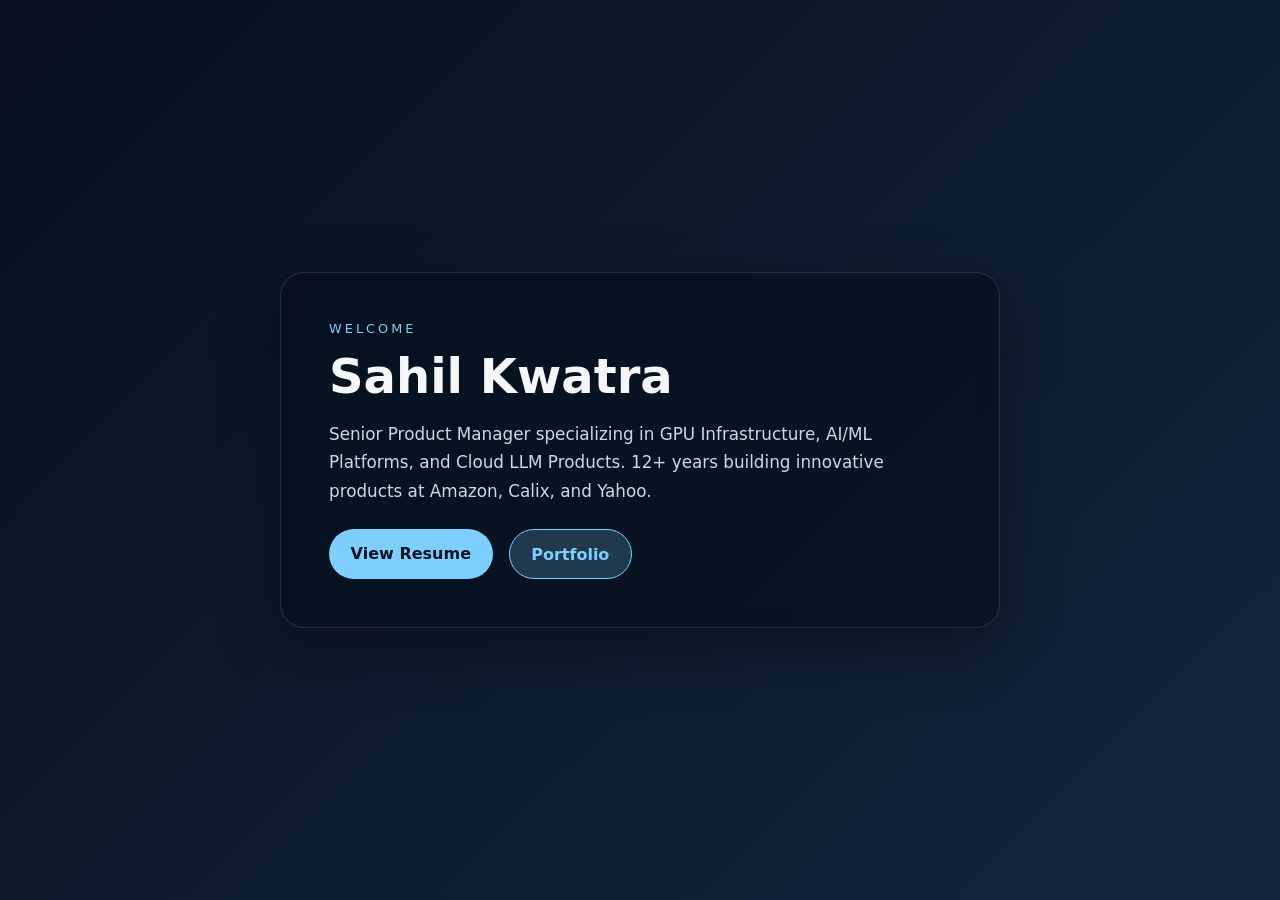
<file: index.html>
<!DOCTYPE html>
<html lang="en">
  <head>
    <meta charset="UTF-8" />
    <meta name="viewport" content="width=device-width, initial-scale=1.0" />
    <title>Sahil Kwatra - Product Manager</title>
    <link rel="stylesheet" href="styles.css" />
  </head>
  <body>
    <div class="hero">
      <p class="eyebrow">Welcome</p>
      <h1>Sahil Kwatra</h1>
      <p class="summary">
        Senior Product Manager specializing in GPU Infrastructure, AI/ML Platforms, and Cloud LLM Products. 
        12+ years building innovative products at Amazon, Calix, and Yahoo.
      </p>
      <div style="display: flex; gap: 1rem; flex-wrap: wrap;">
        <a href="resume.html" class="button">View Resume</a>
        <a href="https://theleanproductmanager.com/" class="button" style="background: rgba(125, 207, 255, 0.2); border: 1px solid #7dcfff; color: #7dcfff;">Portfolio</a>
      </div>
    </div>
  </body>
</html>
</file>
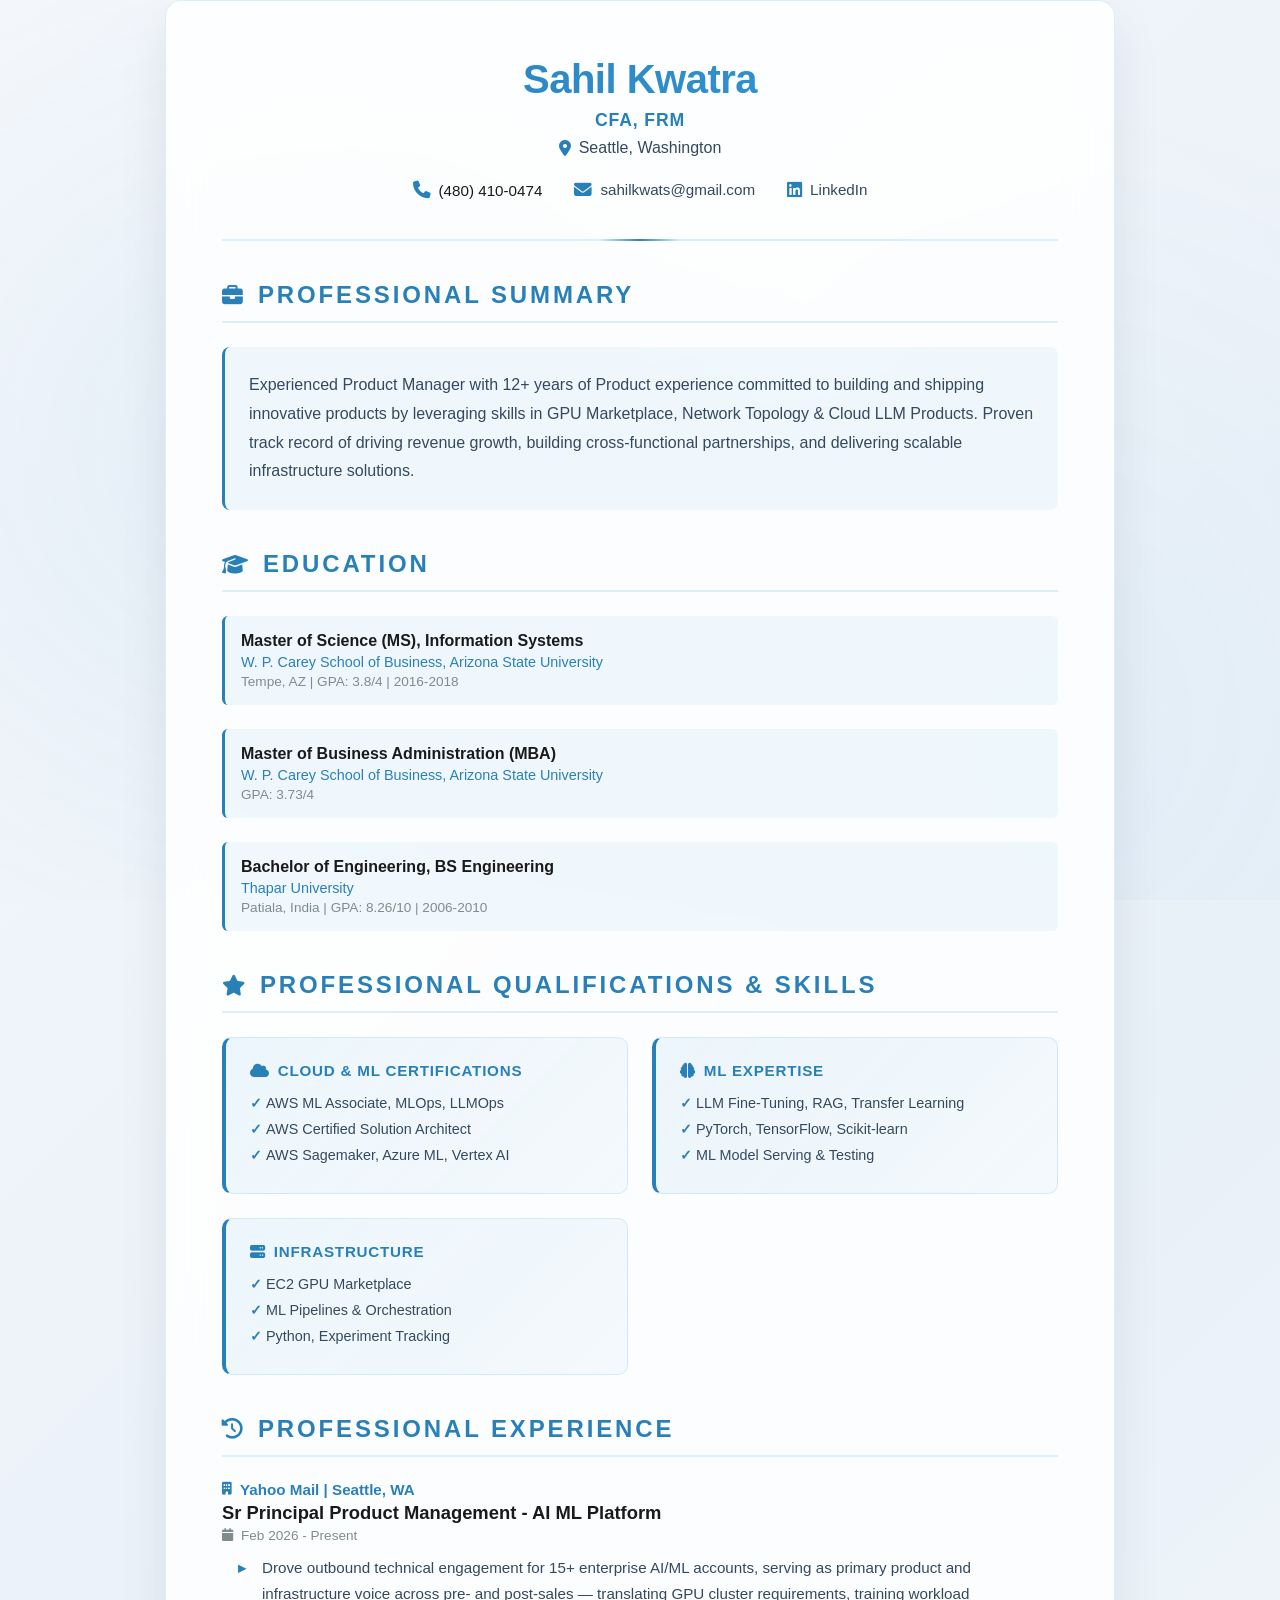
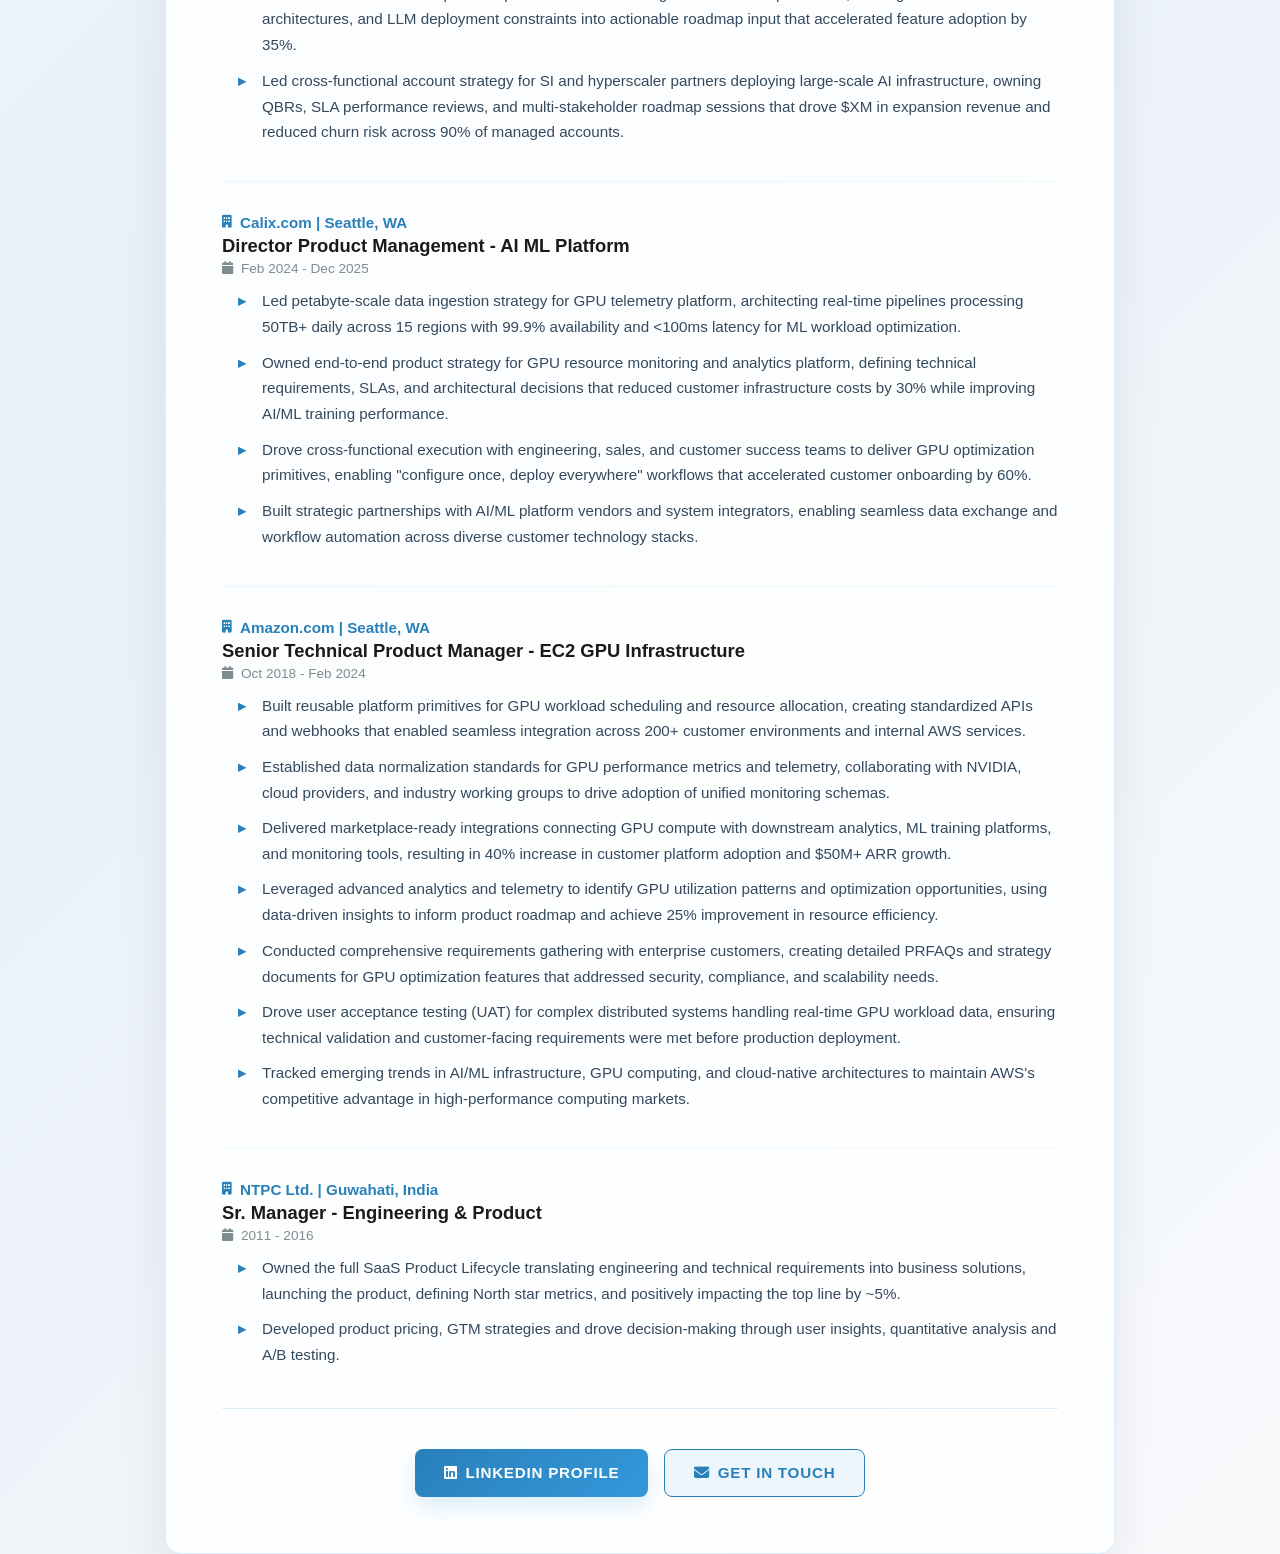
<file: resume.html>
<!DOCTYPE html>
<html lang="en">
<head>
    <meta charset="UTF-8" />
    <meta name="viewport" content="width=device-width, initial-scale=1.0" />
    <title>Sahil Kwatra - Product Manager | Resume & Portfolio</title>
    <link rel="stylesheet" href="https://cdnjs.cloudflare.com/ajax/libs/font-awesome/6.4.0/css/all.min.css">
    <style>
        :root {
            color-scheme: light;
            font-family: 'Segoe UI', Tahoma, Geneva, Verdana, sans-serif;
            background: #ffffff;
            color: #1a1a1a;
        }

        * {
            box-sizing: border-box;
            margin: 0;
            padding: 0;
        }

        html {
            scroll-behavior: smooth;
        }

        body {
            background: linear-gradient(135deg, #f5f7fb 0%, #e8f0f8 50%, #f9fafc 100%);
            min-height: 100vh;
            position: relative;
            overflow-x: hidden;
        }

        body::before {
            content: '';
            position: fixed;
            top: 0;
            left: 0;
            right: 0;
            bottom: 0;
            background: radial-gradient(circle at 20% 50%, rgba(91, 176, 224, 0.08) 0%, transparent 50%),
                        radial-gradient(circle at 80% 80%, rgba(91, 176, 224, 0.05) 0%, transparent 50%);
            pointer-events: none;
            z-index: 0;
        }

        .resume-wrapper {
            position: relative;
            z-index: 1;
            max-width: 950px;
            margin: 0 auto;
            padding: 2rem;
        }

        .resume-wrapper {
            background: rgba(255, 255, 255, 0.85);
            backdrop-filter: blur(20px);
            border: 1px solid rgba(91, 176, 224, 0.2);
            border-radius: 16px;
            padding: 3.5rem;
            box-shadow: 0 25px 50px rgba(0, 0, 0, 0.08);
            transition: all 300ms ease;
            animation: slideUp 0.6s ease-out;
        }

        @keyframes slideUp {
            from {
                opacity: 0;
                transform: translateY(30px);
            }
            to {
                opacity: 1;
                transform: translateY(0);
            }
        }

        .header {
            text-align: center;
            margin-bottom: 2.5rem;
            padding-bottom: 2.5rem;
            border-bottom: 2px solid rgba(91, 176, 224, 0.2);
            position: relative;
        }

        .header::after {
            content: '';
            position: absolute;
            bottom: -2px;
            left: 50%;
            transform: translateX(-50%);
            width: 80px;
            height: 2px;
            background: linear-gradient(90deg, transparent, #2980b9, transparent);
        }

        .name {
            font-size: 2.5rem;
            font-weight: 800;
            background: linear-gradient(135deg, #2980b9 0%, #3498db 100%);
            -webkit-background-clip: text;
            -webkit-text-fill-color: transparent;
            background-clip: text;
            margin: 0 0 0.5rem;
            letter-spacing: -0.5px;
        }

        .certs {
            color: #2980b9;
            font-size: 1.1rem;
            font-weight: 600;
            margin-bottom: 0.5rem;
            letter-spacing: 0.05em;
        }

        .location {
            color: #34495e;
            font-size: 1rem;
            margin-bottom: 1.5rem;
            display: flex;
            align-items: center;
            justify-content: center;
            gap: 0.5rem;
        }

        .location i {
            color: #2980b9;
        }

        .contact {
            display: flex;
            justify-content: center;
            gap: 2rem;
            flex-wrap: wrap;
            font-size: 0.95rem;
        }

        .contact-item {
            display: flex;
            align-items: center;
            gap: 0.5rem;
            transition: all 200ms ease;
        }

        .contact-item i {
            color: #2980b9;
            font-size: 1.1rem;
        }

        .contact a {
            color: #34495e;
            text-decoration: none;
            transition: color 200ms ease;
            border-bottom: 1px solid transparent;
        }

        .contact a:hover {
            color: #2980b9;
            border-bottom-color: #2980b9;
        }

        h2 {
            font-size: 1.5rem;
            font-weight: 700;
            color: #2980b9;
            margin-top: 2.5rem;
            margin-bottom: 1.5rem;
            padding-bottom: 0.75rem;
            border-bottom: 2px solid rgba(91, 176, 224, 0.2);
            text-transform: uppercase;
            letter-spacing: 0.12em;
            position: relative;
            display: flex;
            align-items: center;
            gap: 0.75rem;
        }

        h2 i {
            font-size: 1.3rem;
        }

        h2:first-of-type {
            margin-top: 0;
        }

        .section {
            margin-bottom: 2rem;
        }

        .job {
            margin-bottom: 2rem;
            padding-bottom: 1.5rem;
            border-bottom: 1px solid rgba(91, 176, 224, 0.1);
            transition: all 200ms ease;
        }

        .job:last-child {
            border-bottom: none;
            margin-bottom: 0;
            padding-bottom: 0;
        }

        .job:hover {
            padding-left: 1rem;
            background: rgba(91, 176, 224, 0.05);
            border-radius: 8px;
        }

        .job-title {
            font-weight: 700;
            color: #1a1a1a;
            font-size: 1.15rem;
            margin-bottom: 0.25rem;
        }

        .job-company {
            color: #2980b9;
            font-weight: 600;
            font-size: 0.95rem;
            margin-bottom: 0.25rem;
            display: flex;
            align-items: center;
            gap: 0.5rem;
        }

        .job-company i {
            font-size: 0.8rem;
        }

        .job-dates {
            color: #7f8c8d;
            font-size: 0.85rem;
            margin-bottom: 0.75rem;
            display: flex;
            align-items: center;
            gap: 0.5rem;
        }

        .job-dates i {
            font-size: 0.8rem;
        }

        .job-description {
            color: #34495e;
            line-height: 1.7;
            font-size: 0.95rem;
        }

        .job-description ul {
            margin: 0.75rem 0;
            padding-left: 1.75rem;
            list-style: none;
        }

        .job-description li {
            margin-bottom: 0.6rem;
            position: relative;
            padding-left: 0.75rem;
        }

        .job-description li::before {
            content: '▸';
            position: absolute;
            left: -0.75rem;
            color: #2980b9;
            font-weight: bold;
        }

        .education-item {
            margin-bottom: 1.5rem;
            padding: 1rem;
            background: rgba(91, 176, 224, 0.08);
            border-left: 3px solid #2980b9;
            border-radius: 6px;
            transition: all 200ms ease;
        }

        .education-item:hover {
            background: rgba(91, 176, 224, 0.15);
            transform: translateX(5px);
        }

        .degree {
            font-weight: 700;
            color: #1a1a1a;
            font-size: 1rem;
        }

        .school {
            color: #2980b9;
            font-size: 0.9rem;
            margin-top: 0.25rem;
        }

        .details {
            color: #7f8c8d;
            font-size: 0.85rem;
            margin-top: 0.25rem;
        }

        .skills-grid {
            display: grid;
            grid-template-columns: repeat(auto-fit, minmax(280px, 1fr));
            gap: 1.5rem;
        }

        .skill-category {
            padding: 1.5rem;
            background: linear-gradient(135deg, rgba(91, 176, 224, 0.1) 0%, rgba(91, 176, 224, 0.05) 100%);
            border: 1px solid rgba(91, 176, 224, 0.2);
            border-left: 4px solid #2980b9;
            border-radius: 10px;
            transition: all 300ms ease;
            cursor: pointer;
        }

        .skill-category:hover {
            background: linear-gradient(135deg, rgba(91, 176, 224, 0.15) 0%, rgba(91, 176, 224, 0.1) 100%);
            border-color: rgba(91, 176, 224, 0.4);
            transform: translateY(-4px);
            box-shadow: 0 12px 24px rgba(91, 176, 224, 0.15);
        }

        .skill-category-title {
            font-weight: 700;
            color: #2980b9;
            margin-bottom: 0.75rem;
            font-size: 0.95rem;
            text-transform: uppercase;
            letter-spacing: 0.05em;
            display: flex;
            align-items: center;
            gap: 0.5rem;
        }

        .skill-category ul {
            list-style: none;
            font-size: 0.9rem;
            color: #34495e;
            line-height: 1.8;
        }

        .skill-category li {
            position: relative;
            padding-left: 1rem;
        }

        .skill-category li::before {
            content: '✓';
            position: absolute;
            left: 0;
            color: #2980b9;
            font-weight: bold;
        }

        .summary-text {
            font-size: 1rem;
            line-height: 1.8;
            color: #34495e;
            background: rgba(91, 176, 224, 0.08);
            padding: 1.5rem;
            border-left: 3px solid #2980b9;
            border-radius: 8px;
            margin-bottom: 1rem;
        }

        .action-buttons {
            display: flex;
            gap: 1rem;
            flex-wrap: wrap;
            justify-content: center;
            margin-top: 2.5rem;
            padding-top: 2.5rem;
            border-top: 1px solid rgba(91, 176, 224, 0.2);
        }

        .btn {
            padding: 0.9rem 1.8rem;
            border-radius: 8px;
            font-weight: 600;
            text-decoration: none;
            transition: all 250ms ease;
            cursor: pointer;
            border: none;
            font-size: 0.95rem;
            display: flex;
            align-items: center;
            gap: 0.5rem;
            text-transform: uppercase;
            letter-spacing: 0.05em;
        }

        .btn-primary {
            background: linear-gradient(135deg, #2980b9 0%, #3498db 100%);
            color: #ffffff;
            box-shadow: 0 10px 20px rgba(91, 176, 224, 0.2);
        }

        .btn-primary:hover {
            transform: translateY(-3px);
            box-shadow: 0 15px 30px rgba(91, 176, 224, 0.3);
        }

        .btn-secondary {
            background: rgba(91, 176, 224, 0.1);
            color: #2980b9;
            border: 1px solid #2980b9;
        }

        .btn-secondary:hover {
            background: rgba(91, 176, 224, 0.2);
            transform: translateY(-3px);
        }

        @media (max-width: 768px) {
            .resume-wrapper {
                padding: 2rem;
                border-radius: 12px;
            }

            .container {
                padding: 1rem;
            }

            .name {
                font-size: 1.8rem;
            }

            .skills-grid {
                grid-template-columns: 1fr;
            }

            .contact {
                flex-direction: column;
                gap: 1rem;
            }

            h2 {
                font-size: 1.25rem;
            }

            .action-buttons {
                flex-direction: column;
            }

            .btn {
                justify-content: center;
                width: 100%;
            }
        }
    </style>
</head>
<body>
    <div class="container">
        <div class="resume-wrapper">
            <div class="header">
                <div class="name">Sahil Kwatra</div>
                <div class="certs">CFA, FRM</div>
                <div class="location">
                    <i class="fas fa-map-marker-alt"></i>
                    Seattle, Washington
                </div>
                <div class="contact">
                    <div class="contact-item">
                        <i class="fas fa-phone"></i>
                        <span>(480) 410-0474</span>
                    </div>
                    <div class="contact-item">
                        <i class="fas fa-envelope"></i>
                        <a href="mailto:sahilkwats@gmail.com">sahilkwats@gmail.com</a>
                    </div>
                    <div class="contact-item">
                        <i class="fab fa-linkedin"></i>
                        <a href="https://www.linkedin.com/in/sahil-kwatra" target="_blank">LinkedIn</a>
                    </div>
                </div>
            </div>

            <h2><i class="fas fa-briefcase"></i> Professional Summary</h2>
            <div class="section">
                <div class="summary-text">
                    Experienced Product Manager with 12+ years of Product experience committed to building and shipping innovative products by leveraging skills in GPU Marketplace, Network Topology & Cloud LLM Products. Proven track record of driving revenue growth, building cross-functional partnerships, and delivering scalable infrastructure solutions.
                </div>
            </div>

            <h2><i class="fas fa-graduation-cap"></i> Education</h2>
            <div class="section">
                <div class="education-item">
                    <div class="degree">Master of Science (MS), Information Systems</div>
                    <div class="school">W. P. Carey School of Business, Arizona State University</div>
                    <div class="details">Tempe, AZ | GPA: 3.8/4 | 2016-2018</div>
                </div>
                <div class="education-item">
                    <div class="degree">Master of Business Administration (MBA)</div>
                    <div class="school">W. P. Carey School of Business, Arizona State University</div>
                    <div class="details">GPA: 3.73/4</div>
                </div>
                <div class="education-item">
                    <div class="degree">Bachelor of Engineering, BS Engineering</div>
                    <div class="school">Thapar University</div>
                    <div class="details">Patiala, India | GPA: 8.26/10 | 2006-2010</div>
                </div>
            </div>

            <h2><i class="fas fa-star"></i> Professional Qualifications & Skills</h2>
            <div class="section">
                <div class="skills-grid">
                    <div class="skill-category">
                        <div class="skill-category-title"><i class="fas fa-cloud"></i> Cloud & ML Certifications</div>
                        <ul>
                            <li>AWS ML Associate, MLOps, LLMOps</li>
                            <li>AWS Certified Solution Architect</li>
                            <li>AWS Sagemaker, Azure ML, Vertex AI</li>
                        </ul>
                    </div>
                    <div class="skill-category">
                        <div class="skill-category-title"><i class="fas fa-brain"></i> ML Expertise</div>
                        <ul>
                            <li>LLM Fine-Tuning, RAG, Transfer Learning</li>
                            <li>PyTorch, TensorFlow, Scikit-learn</li>
                            <li>ML Model Serving & Testing</li>
                        </ul>
                    </div>
                    <div class="skill-category">
                        <div class="skill-category-title"><i class="fas fa-server"></i> Infrastructure</div>
                        <ul>
                            <li>EC2 GPU Marketplace</li>
                            <li>ML Pipelines & Orchestration</li>
                            <li>Python, Experiment Tracking</li>
                        </ul>
                    </div>
                </div>
            </div>

            <h2><i class="fas fa-history"></i> Professional Experience</h2>

            <div class="section">
                <div class="job">
                    <div class="job-company"><i class="fas fa-building"></i> Yahoo Mail | Seattle, WA</div>
                    <div class="job-title">Sr Principal Product Management - AI ML Platform</div>
                    <div class="job-dates"><i class="fas fa-calendar"></i> Feb 2026 - Present</div>
                    <div class="job-description">
                        <ul>
                            <li>Drove outbound technical engagement for 15+ enterprise AI/ML accounts, serving as primary product and infrastructure voice across pre- and post-sales — translating GPU cluster requirements, training workload architectures, and LLM deployment constraints into actionable roadmap input that accelerated feature adoption by 35%.</li>
                            <li>Led cross-functional account strategy for SI and hyperscaler partners deploying large-scale AI infrastructure, owning QBRs, SLA performance reviews, and multi-stakeholder roadmap sessions that drove $XM in expansion revenue and reduced churn risk across 90% of managed accounts.</li>
                        </ul>
                    </div>
                </div>

                <div class="job">
                    <div class="job-company"><i class="fas fa-building"></i> Calix.com | Seattle, WA</div>
                    <div class="job-title">Director Product Management - AI ML Platform</div>
                    <div class="job-dates"><i class="fas fa-calendar"></i> Feb 2024 - Dec 2025</div>
                    <div class="job-description">
                        <ul>
                            <li>Led petabyte-scale data ingestion strategy for GPU telemetry platform, architecting real-time pipelines processing 50TB+ daily across 15 regions with 99.9% availability and &lt;100ms latency for ML workload optimization.</li>
                            <li>Owned end-to-end product strategy for GPU resource monitoring and analytics platform, defining technical requirements, SLAs, and architectural decisions that reduced customer infrastructure costs by 30% while improving AI/ML training performance.</li>
                            <li>Drove cross-functional execution with engineering, sales, and customer success teams to deliver GPU optimization primitives, enabling "configure once, deploy everywhere" workflows that accelerated customer onboarding by 60%.</li>
                            <li>Built strategic partnerships with AI/ML platform vendors and system integrators, enabling seamless data exchange and workflow automation across diverse customer technology stacks.</li>
                        </ul>
                    </div>
                </div>

                <div class="job">
                    <div class="job-company"><i class="fas fa-building"></i> Amazon.com | Seattle, WA</div>
                    <div class="job-title">Senior Technical Product Manager - EC2 GPU Infrastructure</div>
                    <div class="job-dates"><i class="fas fa-calendar"></i> Oct 2018 - Feb 2024</div>
                    <div class="job-description">
                        <ul>
                            <li>Built reusable platform primitives for GPU workload scheduling and resource allocation, creating standardized APIs and webhooks that enabled seamless integration across 200+ customer environments and internal AWS services.</li>
                            <li>Established data normalization standards for GPU performance metrics and telemetry, collaborating with NVIDIA, cloud providers, and industry working groups to drive adoption of unified monitoring schemas.</li>
                            <li>Delivered marketplace-ready integrations connecting GPU compute with downstream analytics, ML training platforms, and monitoring tools, resulting in 40% increase in customer platform adoption and $50M+ ARR growth.</li>
                            <li>Leveraged advanced analytics and telemetry to identify GPU utilization patterns and optimization opportunities, using data-driven insights to inform product roadmap and achieve 25% improvement in resource efficiency.</li>
                            <li>Conducted comprehensive requirements gathering with enterprise customers, creating detailed PRFAQs and strategy documents for GPU optimization features that addressed security, compliance, and scalability needs.</li>
                            <li>Drove user acceptance testing (UAT) for complex distributed systems handling real-time GPU workload data, ensuring technical validation and customer-facing requirements were met before production deployment.</li>
                            <li>Tracked emerging trends in AI/ML infrastructure, GPU computing, and cloud-native architectures to maintain AWS's competitive advantage in high-performance computing markets.</li>
                        </ul>
                    </div>
                </div>

                <div class="job">
                    <div class="job-company"><i class="fas fa-building"></i> NTPC Ltd. | Guwahati, India</div>
                    <div class="job-title">Sr. Manager - Engineering & Product</div>
                    <div class="job-dates"><i class="fas fa-calendar"></i> 2011 - 2016</div>
                    <div class="job-description">
                        <ul>
                            <li>Owned the full SaaS Product Lifecycle translating engineering and technical requirements into business solutions, launching the product, defining North star metrics, and positively impacting the top line by ~5%.</li>
                            <li>Developed product pricing, GTM strategies and drove decision-making through user insights, quantitative analysis and A/B testing.</li>
                        </ul>
                    </div>
                </div>
            </div>

            <div class="action-buttons">
                <a href="https://www.linkedin.com/in/sahil-kwatra" target="_blank" class="btn btn-primary">
                    <i class="fab fa-linkedin"></i> LinkedIn Profile
                </a>
                <a href="mailto:sahilkwats@gmail.com" class="btn btn-secondary">
                    <i class="fas fa-envelope"></i> Get In Touch
                </a>
            </div>
        </div>
    </div>
</body>
</html>
</file>
<file: styles.css>
:root {
  color-scheme: dark;
  font-family: Inter, system-ui, -apple-system, BlinkMacSystemFont, "Segoe UI", sans-serif;
  background: #07111f;
  color: #f5f7fb;
}

* {
  box-sizing: border-box;
}

body {
  margin: 0;
  min-height: 100vh;
  display: grid;
  place-items: center;
  background: linear-gradient(135deg, #07111f 0%, #14253d 100%);
}

.hero {
  width: min(92vw, 720px);
  padding: 3rem;
  border: 1px solid rgba(255, 255, 255, 0.12);
  border-radius: 24px;
  background: rgba(7, 17, 31, 0.78);
  box-shadow: 0 20px 60px rgba(0, 0, 0, 0.35);
  backdrop-filter: blur(10px);
}

.eyebrow {
  margin: 0 0 0.75rem;
  text-transform: uppercase;
  letter-spacing: 0.24em;
  font-size: 0.8rem;
  color: #7dcfff;
}

h1 {
  margin: 0 0 1rem;
  font-size: clamp(2rem, 4vw, 3rem);
}

.summary {
  margin: 0 0 1.5rem;
  font-size: 1.05rem;
  line-height: 1.7;
  color: #cfd8e3;
}

.button {
  display: inline-block;
  padding: 0.9rem 1.35rem;
  border-radius: 999px;
  background: #7dcfff;
  color: #04121f;
  font-weight: 700;
  text-decoration: none;
  transition: transform 180ms ease, box-shadow 180ms ease;
}

.button:hover {
  transform: translateY(-2px);
  box-shadow: 0 12px 24px rgba(125, 207, 255, 0.24);
}
</file>
